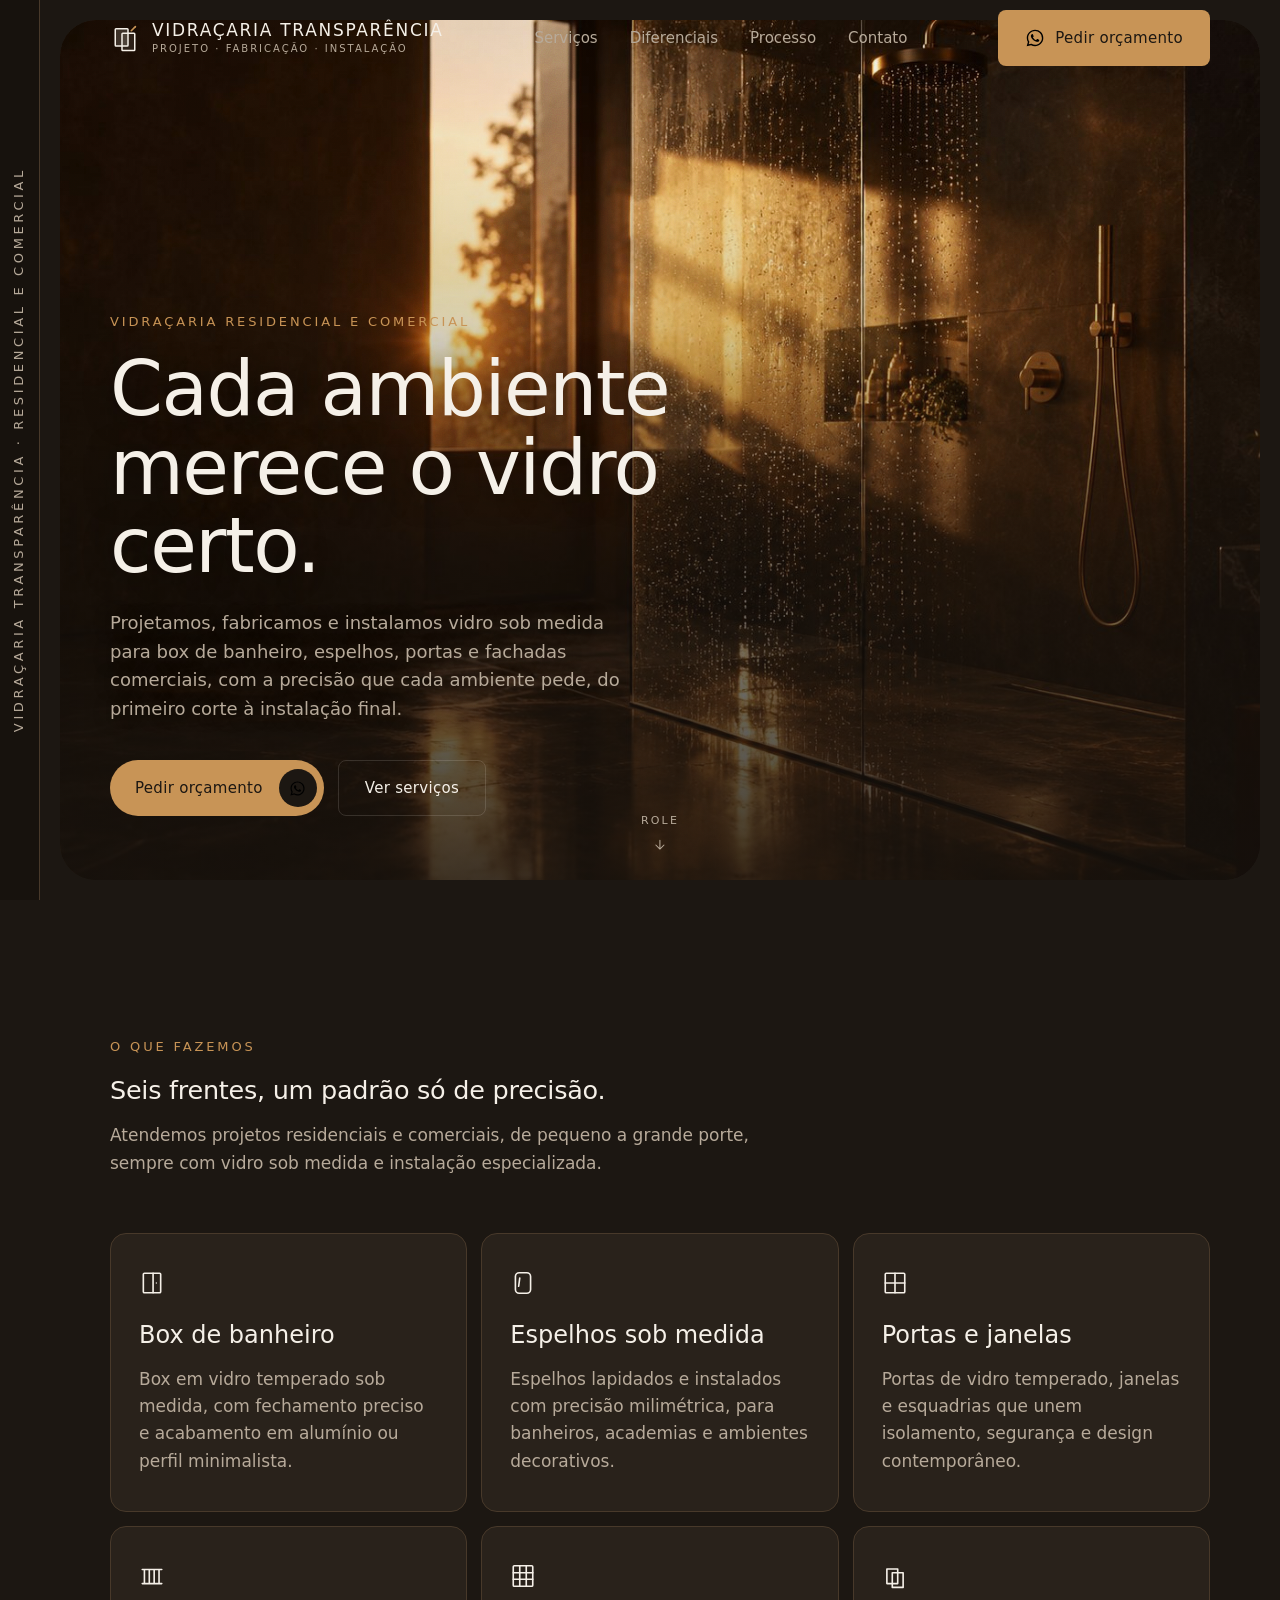
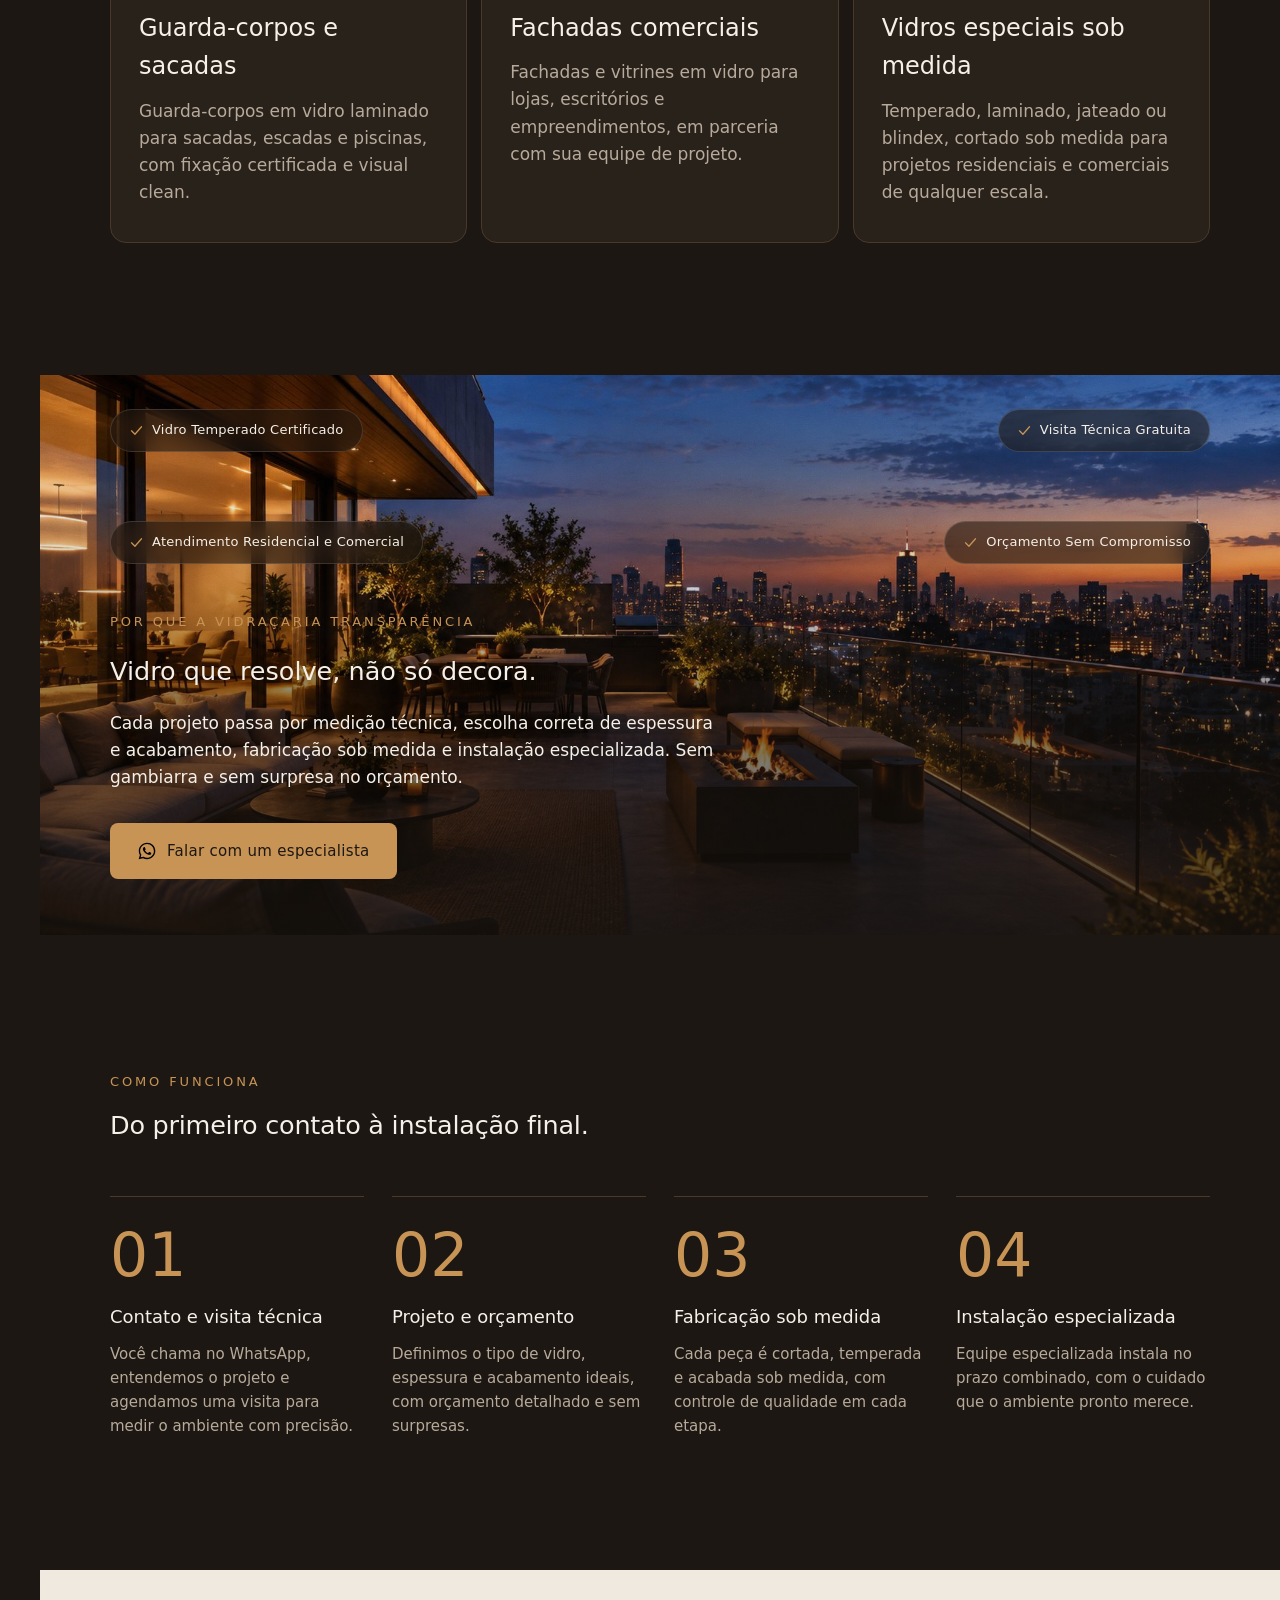
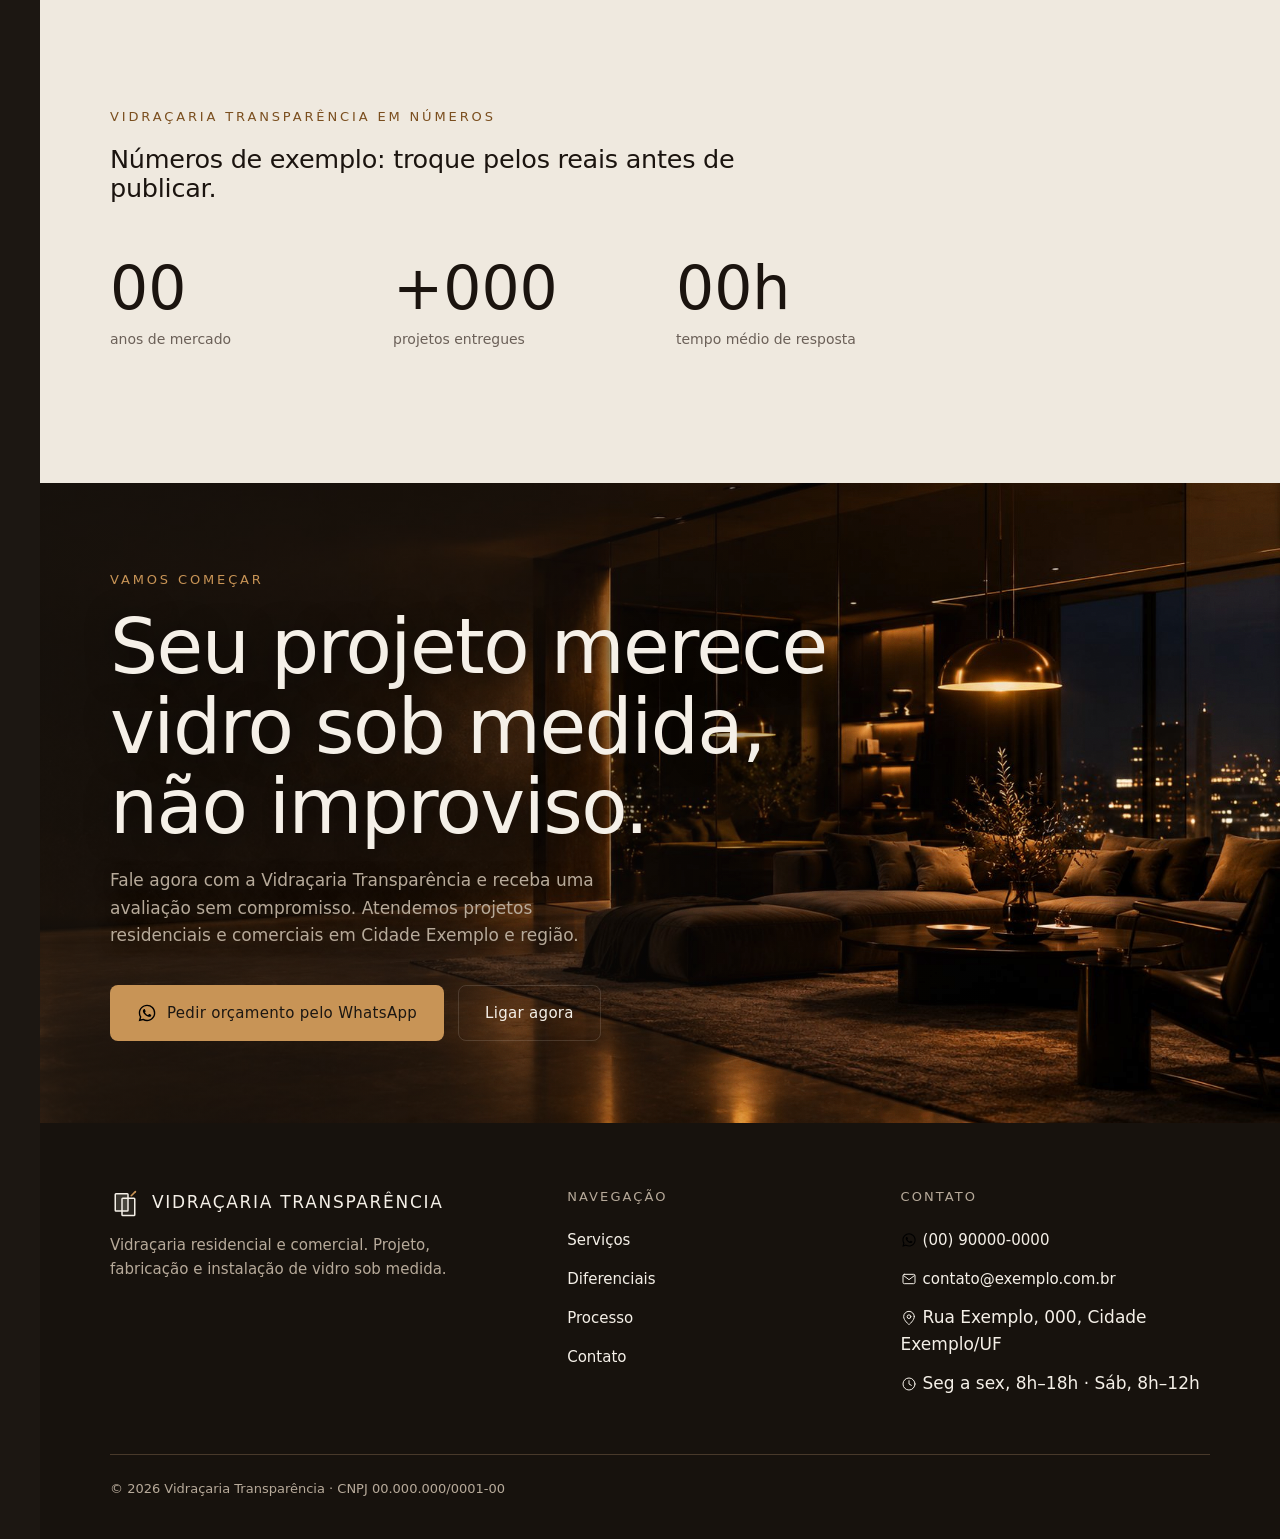
<file: index.html>
<!doctype html>
<html lang="pt-BR">
<head>
<meta charset="utf-8">
<meta name="viewport" content="width=device-width, initial-scale=1, viewport-fit=cover">
<!-- TEMPORARIO: tire esta linha quando os dados reais entrarem. Ver robots.txt. -->
<meta name="robots" content="noindex, nofollow">
<title>Vidraçaria Transparência | Vidro Residencial e Comercial sob Medida</title>
<meta name="description" content="Vidro sob medida para projetos residenciais e comerciais: box de banheiro, espelhos, portas, fachadas e guarda-corpos. Projeto, fabricação e instalação especializada.">
<meta name="theme-color" content="#15110D">
<meta name="color-scheme" content="dark">
<link rel="icon" href="assets/favicon.svg" type="image/svg+xml">

<!-- =========================================================================
     VIDRAÇARIA TRANSPARÊNCIA — site único (uma página)

     ANTES DE PUBLICAR — TROQUE ESTES DADOS
       Estão como exemplo e aparecem em vários pontos do arquivo. O jeito mais
       rápido é abrir o arquivo e usar "substituir tudo" em cada linha abaixo.

         5500900000000        -> WhatsApp real, formato 55 + DDD + número, sem espaço
         (00) 90000-0000      -> o mesmo número, escrito para leitura
         contato@exemplo.com.br -> e-mail real
         Rua Exemplo, 000     -> endereço completo
         Cidade Exemplo – UF  -> cidade e estado de atuação (aparece várias vezes)
         00000-000            -> CEP
         00.000.000/0001-00   -> CNPJ
         "00" / "+000" / "00h" -> números da seção de prova social (são exemplo,
                                   não invente: troque pelos números reais ou
                                   apague a métrica)

     FOTOGRAFIA — já em uso, 2 versões por seção
       Cada seção tem uma foto RETRATO (assets/foto-*-mobile.jpg, 4:5) usada abaixo
       de 700px e uma foto PAISAGEM (assets/foto-*.jpg, 16:9) usada a partir dali —
       a retrato existe porque a paisagem, num "cover" recortado pra caber num
       celular alto e estreito, mostrava só uma fatia fina do enquadramento
       original. Ambas ativas via a variável --imagem em .foto (assets/estilo.css),
       convertidas de PNG para JPEG (~85-90% menores, mesma qualidade visível na
       tela). Os originais em alta (PNG) estão arquivados em
       ../fotos-originais/wg-vidros-*-original.png. Se um dia entrarem fotos reais
       do trabalho da Vidraçaria Transparência, são 2 fotos por seção (retrato +
       paisagem), mesmo nome de arquivo — nenhum outro código muda. --posicao e
       --veu, logo acima de cada regra de --imagem no CSS, controlam enquadramento
       e o degradê de legibilidade; ajuste os dois primeiro se trocar uma foto.

     AINDA FALTA CONTEÚDO
       A seção de depoimento está comentada logo antes do rodapé. Só publique
       com avaliação real, com nome de quem escreveu. Nunca invente depoimento.

     DEPOIS DE PUBLICAR
       Troque og:image e og:url pelo endereço real, começando com https://
       WhatsApp e Facebook exigem URL completa para mostrar a miniatura.
       assets/compartilhamento.jpg já existe (recortado do herói, 1200x630).
     ========================================================================= -->

<meta property="og:type" content="website">
<meta property="og:title" content="Vidraçaria Transparência | Vidro Residencial e Comercial">
<meta property="og:description" content="Vidro sob medida, do projeto à instalação. Box, espelhos, portas, fachadas e guarda-corpos para projetos residenciais e comerciais.">
<meta property="og:locale" content="pt_BR">
<meta property="og:image" content="assets/compartilhamento.jpg">
<meta property="og:image:width" content="1200">
<meta property="og:image:height" content="630">
<meta property="og:image:alt" content="Logotipo Vidraçaria Transparência">
<meta name="twitter:card" content="summary_large_image">

<meta http-equiv="Content-Security-Policy" content="default-src 'self'; base-uri 'self'; object-src 'none'; frame-ancestors 'none'; form-action 'none'; script-src 'self' 'unsafe-inline'; style-src 'self' 'unsafe-inline' https://fonts.googleapis.com; font-src 'self' https://fonts.gstatic.com; img-src 'self' data:; connect-src 'none'">

<link rel="preconnect" href="https://fonts.googleapis.com">
<link rel="preconnect" href="https://fonts.gstatic.com" crossorigin>
<link rel="stylesheet" href="https://fonts.googleapis.com/css2?family=Inter:wght@400;500;600&family=Space+Grotesk:wght@400;500;600;700&display=swap">
<link rel="stylesheet" href="assets/estilo.css?v=6">

<script type="application/ld+json">
{
  "@context": "https://schema.org",
  "@type": "HomeAndConstructionBusiness",
  "name": "Vidraçaria Transparência",
  "description": "Vidraçaria residencial e comercial. Projeto, fabricação e instalação de vidro sob medida: box, espelhos, portas, janelas, fachadas e guarda-corpos.",
  "areaServed": { "@type": "City", "name": "Cidade Exemplo" },
  "address": {
    "@type": "PostalAddress",
    "streetAddress": "Rua Exemplo, 000",
    "addressLocality": "Cidade Exemplo",
    "addressRegion": "UF",
    "postalCode": "00000-000",
    "addressCountry": "BR"
  },
  "telephone": "+5500900000000",
  "knowsAbout": ["Box de banheiro", "Espelhos sob medida", "Portas e janelas de vidro", "Guarda-corpos de vidro", "Fachadas comerciais em vidro", "Vidro temperado e laminado sob medida"]
}
</script>

<script>
/* Liga a animação de entrada. Fica no <head> para o conteúdo não piscar.
   Se o navegador não tiver IntersectionObserver, ou se a pessoa pediu menos
   movimento no sistema, nada é escondido e o site funciona igual. O prazo de
   4 segundos é rede de proteção: se o observador não rodar por qualquer
   motivo, tudo aparece assim mesmo. Conteúdo nunca fica invisível. */
(function () {
  var d = document.documentElement;
  if (!('IntersectionObserver' in window)) return;
  if (window.matchMedia && window.matchMedia('(prefers-reduced-motion: reduce)').matches) return;
  d.classList.add('js-anim');
  setTimeout(function () {
    var l = document.querySelectorAll('.entra, .foto-zoom, .titulo-palavras');
    for (var i = 0; i < l.length; i++) l[i].classList.add('visivel');
  }, 4000);
})();
</script>
</head>
<body>

<!-- Ícones declarados uma vez, reaproveitados com <use>. Traço 1.5-1.75px,
     sem preenchimento, mesmo grid 24x24 — para não misturar estilo. -->
<svg width="0" height="0" style="position:absolute" aria-hidden="true" focusable="false">
  <symbol id="i-zap" viewBox="0 0 24 24"><path d="M12.04 2C6.58 2 2.13 6.45 2.13 11.91c0 1.75.46 3.45 1.32 4.95L2 22l5.25-1.38a9.9 9.9 0 0 0 4.79 1.22h.01c5.46 0 9.91-4.45 9.91-9.91 0-2.65-1.03-5.14-2.9-7.01A9.82 9.82 0 0 0 12.04 2Zm0 18.15c-1.48 0-2.93-.4-4.2-1.15l-.3-.18-3.12.82.83-3.04-.2-.31a8.2 8.2 0 0 1-1.26-4.38c0-4.54 3.7-8.24 8.25-8.24 2.2 0 4.27.86 5.83 2.42a8.19 8.19 0 0 1 2.41 5.83c0 4.54-3.7 8.24-8.24 8.24Zm4.52-6.17c-.25-.12-1.47-.72-1.69-.81-.23-.08-.39-.12-.56.13-.16.24-.64.8-.78.97-.15.16-.29.18-.53.06-.25-.12-1.05-.39-1.99-1.23-.74-.66-1.23-1.47-1.38-1.72-.14-.25-.01-.38.11-.5.11-.11.25-.29.37-.43.12-.15.16-.25.25-.41.08-.17.04-.31-.02-.43-.06-.12-.56-1.34-.76-1.84-.2-.48-.4-.42-.56-.42l-.47-.01c-.17 0-.43.06-.66.31-.23.25-.86.85-.86 2.07 0 1.22.89 2.4 1.01 2.56.12.17 1.75 2.67 4.23 3.74.59.26 1.05.41 1.41.52.59.19 1.13.16 1.56.1.47-.07 1.47-.6 1.68-1.18.21-.58.21-1.07.14-1.18-.06-.11-.22-.17-.47-.29Z"/></symbol>
  <symbol id="i-check" viewBox="0 0 24 24" fill="none" stroke="currentColor" stroke-width="2" stroke-linecap="round" stroke-linejoin="round"><path d="M4 12.5 9.5 18 20 6"/></symbol>
  <symbol id="i-menu" viewBox="0 0 24 24" fill="none" stroke="currentColor" stroke-width="1.75" stroke-linecap="round"><path d="M3 6h18M3 12h18M3 18h18"/></symbol>
  <symbol id="i-fechar" viewBox="0 0 24 24" fill="none" stroke="currentColor" stroke-width="1.75" stroke-linecap="round"><path d="M5 5l14 14M19 5 5 19"/></symbol>
  <symbol id="i-seta-baixo" viewBox="0 0 24 24" fill="none" stroke="currentColor" stroke-width="1.75" stroke-linecap="round" stroke-linejoin="round"><path d="M12 4v15M5 12l7 7 7-7"/></symbol>
  <symbol id="i-box" viewBox="0 0 24 24" fill="none" stroke="currentColor" stroke-width="1.5" stroke-linecap="round" stroke-linejoin="round"><rect x="4" y="3" width="16" height="18" rx="1"/><path d="M13 3v18"/><circle cx="16" cy="12" r=".6" fill="currentColor" stroke="none"/></symbol>
  <symbol id="i-espelho" viewBox="0 0 24 24" fill="none" stroke="currentColor" stroke-width="1.5" stroke-linecap="round" stroke-linejoin="round"><rect x="5" y="2.5" width="14" height="19" rx="3.5"/><path d="M9 7.5 8 15"/></symbol>
  <symbol id="i-janela" viewBox="0 0 24 24" fill="none" stroke="currentColor" stroke-width="1.5" stroke-linecap="round" stroke-linejoin="round"><rect x="3" y="3" width="18" height="18" rx="1"/><path d="M12 3v18M3 12h18"/></symbol>
  <symbol id="i-guarda-corpo" viewBox="0 0 24 24" fill="none" stroke="currentColor" stroke-width="1.5" stroke-linecap="round" stroke-linejoin="round"><path d="M3 6h18M3 19h18M5 6v13M9.5 6v13M14 6v13M18.5 6v13"/></symbol>
  <symbol id="i-fachada" viewBox="0 0 24 24" fill="none" stroke="currentColor" stroke-width="1.5" stroke-linecap="round" stroke-linejoin="round"><rect x="3" y="2.5" width="18" height="19" rx="1"/><path d="M3 9h18M3 15h18M9 2.5v19M15 2.5v19"/></symbol>
  <!-- i-marca: a marca (cabeçalho/rodapé). Fill translúcido de currentColor,
       não var(--fundo) sólido — a versão antiga "furava" um retângulo da cor
       do fundo, o que só batia certo sobre --fundo; sobre a foto do herói
       (cabeçalho transparente) ou sobre --superficie-funda (rodapé) sobrava
       um remendo visível. Translúcido funciona igual em qualquer fundo. O
       traço diagonal usa var(--destaque) de propósito: o único acento de cor
       fora do dourado dos CTAs, um brilho de luz no canto do vidro. -->
  <symbol id="i-marca" viewBox="0 0 24 24" fill="none">
    <rect x="4.2" y="5.4" width="10.2" height="13.8" rx=".6" fill="currentColor" fill-opacity=".16" stroke="currentColor" stroke-width="1.2" stroke-linejoin="round"/>
    <rect x="9.6" y="9" width="10.2" height="13.8" rx=".6" fill="currentColor" fill-opacity=".09" stroke="currentColor" stroke-width="1.2" stroke-linejoin="round"/>
    <path d="M17 7 20.3 3.7" stroke="var(--destaque)" stroke-width="1.3" stroke-linecap="round"/>
  </symbol>
  <!-- i-panes: ícone de serviço ("Vidros especiais sob medida"), traço puro
       sem fill — combina com os outros 5 ícones da grade de serviços. Reusa
       a mesma composição de i-marca (duas placas sobrepostas), mas sem o
       tratamento especial, porque um ícone de card não deve competir com a
       marca. -->
  <symbol id="i-panes" viewBox="0 0 24 24" fill="none" stroke="currentColor" stroke-width="1.5" stroke-linejoin="round"><rect x="4.5" y="5.5" width="10" height="13.5"/><rect x="9.5" y="9" width="10" height="13.5"/></symbol>
  <symbol id="i-pin" viewBox="0 0 24 24" fill="none" stroke="currentColor" stroke-width="1.5" stroke-linecap="round" stroke-linejoin="round"><path d="M20 10c0 5.5-8 12-8 12s-8-6.5-8-12a8 8 0 0 1 16 0Z"/><circle cx="12" cy="10" r="2.75"/></symbol>
  <symbol id="i-relogio" viewBox="0 0 24 24" fill="none" stroke="currentColor" stroke-width="1.5" stroke-linecap="round" stroke-linejoin="round"><circle cx="12" cy="12" r="9"/><path d="M12 7v5l3.5 2"/></symbol>
  <symbol id="i-mail" viewBox="0 0 24 24" fill="none" stroke="currentColor" stroke-width="1.5" stroke-linecap="round" stroke-linejoin="round"><rect x="3" y="5" width="18" height="14" rx="2"/><path d="m4 7 8 6 8-6"/></symbol>
</svg>

<a class="pular" href="#conteudo">Pular para o conteúdo</a>

<!-- ============================ TRILHO VERTICAL ============================ -->
<div class="trilho" aria-hidden="true"><span>VIDRAÇARIA TRANSPARÊNCIA · RESIDENCIAL E COMERCIAL</span></div>

<!-- ============================ CABEÇALHO ============================ -->
<header class="cabecalho" id="cabecalho">
  <div class="limite cabecalho-int">
    <a class="marca" href="#topo" aria-label="Página inicial da Vidraçaria Transparência">
      <svg viewBox="0 0 24 24" fill="none"><use href="#i-marca"/></svg>
      <span class="marca-texto">VIDRAÇARIA TRANSPARÊNCIA<small>PROJETO · FABRICAÇÃO · INSTALAÇÃO</small></span>
    </a>
    <nav class="menu" aria-label="Seções da página">
      <a href="#servicos">Serviços</a>
      <a href="#diferenciais">Diferenciais</a>
      <a href="#processo">Processo</a>
      <a href="#contato">Contato</a>
    </nav>
    <a class="botao botao-principal" href="https://wa.me/5500900000000?text=Ol%C3%A1%21%20Vim%20pelo%20site%20da%20Vidra%C3%A7aria%20Transpar%C3%AAncia%20e%20gostaria%20de%20um%20or%C3%A7amento." rel="noopener" target="_blank">
      <svg aria-hidden="true"><use href="#i-zap"/></svg>
      <span>Pedir orçamento</span>
    </a>
    <button class="menu-toggle" id="menu-toggle" aria-expanded="false" aria-controls="menu-movel" aria-label="Abrir menu">
      <svg width="20" height="20" aria-hidden="true"><use href="#i-menu"/></svg>
    </button>
  </div>
</header>

<nav class="menu-movel" id="menu-movel" aria-label="Menu completo">
  <a href="#servicos">Serviços</a>
  <a href="#diferenciais">Diferenciais</a>
  <a href="#processo">Processo</a>
  <a href="#contato">Contato</a>
</nav>

<main id="conteudo">

  <!-- ============================ HERÓI (gancho) ============================ -->
  <section class="heroi" id="topo">
    <div class="heroi-moldura foto foto-zoom">
      <div class="limite foto-conteudo entra">
        <p class="rotulo">Vidraçaria residencial e comercial</p>
        <h1 aria-label="Cada ambiente merece o vidro certo.">
          <span class="titulo-palavras" aria-hidden="true"><span class="palavra" style="--i:0">Cada</span> <span class="palavra" style="--i:1">ambiente</span> <span class="palavra" style="--i:2">merece</span> <span class="palavra" style="--i:3">o</span> <span class="palavra" style="--i:4">vidro</span> <span class="palavra" style="--i:5">certo.</span></span>
        </h1>
        <p class="intro">Projetamos, fabricamos e instalamos vidro sob medida para box de banheiro, espelhos, portas e fachadas comerciais, com a precisão que cada ambiente pede, do primeiro corte à instalação final.</p>
        <div class="acoes">
          <a class="botao botao-principal botao-capsula" href="https://wa.me/5500900000000?text=Ol%C3%A1%21%20Vim%20pelo%20site%20da%20Vidra%C3%A7aria%20Transpar%C3%AAncia%20e%20gostaria%20de%20um%20or%C3%A7amento%20para%20o%20meu%20projeto." rel="noopener" target="_blank">
            <span>Pedir orçamento</span>
            <span class="capsula-icone"><svg aria-hidden="true"><use href="#i-zap"/></svg></span>
          </a>
          <a class="botao botao-secundario" href="#servicos">Ver serviços</a>
        </div>
      </div>
      <div class="rolar-indicio" aria-hidden="true"><span>Role</span><svg><use href="#i-seta-baixo"/></svg></div>
    </div>
  </section>

  <!-- ============================ CAPÍTULO 1 — SERVIÇOS ============================ -->
  <section class="capitulo" id="servicos">
    <div class="limite">
      <div class="capitulo-cabecalho entra">
        <p class="rotulo">O que fazemos</p>
        <h2>Seis frentes, um padrão só de precisão.</h2>
        <p class="intro">Atendemos projetos residenciais e comerciais, de pequeno a grande porte, sempre com vidro sob medida e instalação especializada.</p>
      </div>
    </div>
    <div class="limite">
      <div class="servicos">
        <article class="servico entra">
          <svg width="26" height="26" aria-hidden="true"><use href="#i-box"/></svg>
          <h3>Box de banheiro</h3>
          <p>Box em vidro temperado sob medida, com fechamento preciso e acabamento em alumínio ou perfil minimalista.</p>
        </article>
        <article class="servico entra entra-atraso1">
          <svg width="26" height="26" aria-hidden="true"><use href="#i-espelho"/></svg>
          <h3>Espelhos sob medida</h3>
          <p>Espelhos lapidados e instalados com precisão milimétrica, para banheiros, academias e ambientes decorativos.</p>
        </article>
        <article class="servico entra entra-atraso2">
          <svg width="26" height="26" aria-hidden="true"><use href="#i-janela"/></svg>
          <h3>Portas e janelas</h3>
          <p>Portas de vidro temperado, janelas e esquadrias que unem isolamento, segurança e design contemporâneo.</p>
        </article>
        <article class="servico entra">
          <svg width="26" height="26" aria-hidden="true"><use href="#i-guarda-corpo"/></svg>
          <h3>Guarda-corpos e sacadas</h3>
          <p>Guarda-corpos em vidro laminado para sacadas, escadas e piscinas, com fixação certificada e visual clean.</p>
        </article>
        <article class="servico entra entra-atraso1">
          <svg width="26" height="26" aria-hidden="true"><use href="#i-fachada"/></svg>
          <h3>Fachadas comerciais</h3>
          <p>Fachadas e vitrines em vidro para lojas, escritórios e empreendimentos, em parceria com sua equipe de projeto.</p>
        </article>
        <article class="servico entra entra-atraso2">
          <svg width="26" height="26" aria-hidden="true"><use href="#i-panes"/></svg>
          <h3>Vidros especiais sob medida</h3>
          <p>Temperado, laminado, jateado ou blindex, cortado sob medida para projetos residenciais e comerciais de qualquer escala.</p>
        </article>
      </div>
    </div>
  </section>

  <!-- ============================ CAPÍTULO 2 — DIFERENCIAIS ============================ -->
  <section class="capitulo" id="diferenciais" style="padding-block:0;">
    <div class="diferenciais-foto foto foto-zoom">
      <!-- Os 4 selos ficam todos acima de 45% de altura de propósito: o texto
           (foto-conteudo, mais abaixo) é ancorado embaixo e começa perto de
           52%. Deixar uma faixa de segurança evita colisão em qualquer
           largura, sem depender de conta de pixel por breakpoint. left/right
           usam var(--respiro), não %, pra alinhar com a margem do texto. -->
      <div class="pilulas" aria-hidden="true">
        <div class="pilula" style="top:6%; left:var(--respiro);"><svg><use href="#i-check"/></svg>Vidro Temperado Certificado</div>
        <div class="pilula" style="top:6%; right:var(--respiro);"><svg><use href="#i-check"/></svg>Visita Técnica Gratuita</div>
        <div class="pilula" style="top:26%; left:var(--respiro);"><svg><use href="#i-check"/></svg>Atendimento Residencial e Comercial</div>
        <div class="pilula" style="top:26%; right:var(--respiro);"><svg><use href="#i-check"/></svg>Orçamento Sem Compromisso</div>
      </div>
      <div class="limite foto-conteudo">
        <div class="entra" style="max-width:56ch;">
          <p class="rotulo">Por que a Vidraçaria Transparência</p>
          <h2 class="capitulo-cabecalho" style="margin-bottom:0;">Vidro que resolve, não só decora.</h2>
          <p class="intro" style="margin-top:18px;">Cada projeto passa por medição técnica, escolha correta de espessura e acabamento, fabricação sob medida e instalação especializada. Sem gambiarra e sem surpresa no orçamento.</p>
          <div class="acoes" style="margin-top:32px;">
            <a class="botao botao-principal" href="https://wa.me/5500900000000?text=Ol%C3%A1%21%20Quero%20falar%20com%20um%20especialista%20da%20Vidra%C3%A7aria%20Transpar%C3%AAncia%20sobre%20o%20meu%20projeto." rel="noopener" target="_blank">
              <svg aria-hidden="true"><use href="#i-zap"/></svg><span>Falar com um especialista</span>
            </a>
          </div>
        </div>
      </div>
    </div>
  </section>

  <!-- ============================ CAPÍTULO 3 — PROCESSO ============================ -->
  <section class="capitulo" id="processo">
    <div class="limite">
      <div class="capitulo-cabecalho entra">
        <p class="rotulo">Como funciona</p>
        <h2>Do primeiro contato à instalação final.</h2>
      </div>
      <div class="processo">
        <div class="etapa entra"><h3>Contato e visita técnica</h3><p>Você chama no WhatsApp, entendemos o projeto e agendamos uma visita para medir o ambiente com precisão.</p></div>
        <div class="etapa entra entra-atraso1"><h3>Projeto e orçamento</h3><p>Definimos o tipo de vidro, espessura e acabamento ideais, com orçamento detalhado e sem surpresas.</p></div>
        <div class="etapa entra entra-atraso2"><h3>Fabricação sob medida</h3><p>Cada peça é cortada, temperada e acabada sob medida, com controle de qualidade em cada etapa.</p></div>
        <div class="etapa entra entra-atraso3"><h3>Instalação especializada</h3><p>Equipe especializada instala no prazo combinado, com o cuidado que o ambiente pronto merece.</p></div>
      </div>
    </div>
  </section>

  <!-- ============================ PROVA SOCIAL (faixa clara) ============================ -->
  <section class="capitulo faixa-clara">
    <div class="limite">
      <div class="capitulo-cabecalho entra">
        <p class="rotulo" style="color:var(--destaque);">Vidraçaria Transparência em números</p>
        <h2>Números de exemplo: troque pelos reais antes de publicar.</h2>
      </div>
      <div class="numeros">
        <div class="numero entra"><div class="valor">00</div><p class="rotulo-numero">anos de mercado</p></div>
        <div class="numero entra entra-atraso1"><div class="valor">+000</div><p class="rotulo-numero">projetos entregues</p></div>
        <div class="numero entra entra-atraso2"><div class="valor">00h</div><p class="rotulo-numero">tempo médio de resposta</p></div>
      </div>

      <!-- Depoimento: só publique com avaliação real, nome de quem escreveu e
           data. Nunca invente depoimento — além de enganar quem visita o
           site, avaliação falsa é prática enganosa perante o CDC.
      <div class="depoimento entra" style="margin-top:72px;">
        <p>"Texto real do cliente aqui."</p>
        <footer>Nome do cliente, tipo de serviço, mês/ano</footer>
      </div>
      -->
    </div>
  </section>

  <!-- ============================ CLÍMAX / CTA FINAL ============================ -->
  <section class="climax foto foto-zoom" id="contato">
    <div class="limite foto-conteudo entra">
      <p class="rotulo">Vamos começar</p>
      <h2>Seu projeto merece vidro sob medida, não improviso.</h2>
      <p class="intro">Fale agora com a Vidraçaria Transparência e receba uma avaliação sem compromisso. Atendemos projetos residenciais e comerciais em Cidade Exemplo e região.</p>
      <div class="acoes">
        <a class="botao botao-principal" href="https://wa.me/5500900000000?text=Ol%C3%A1%21%20Vim%20pelo%20site%20da%20Vidra%C3%A7aria%20Transpar%C3%AAncia%20e%20gostaria%20de%20agendar%20uma%20avalia%C3%A7%C3%A3o%20sem%20compromisso." rel="noopener" target="_blank">
          <svg aria-hidden="true"><use href="#i-zap"/></svg><span>Pedir orçamento pelo WhatsApp</span>
        </a>
        <a class="botao botao-secundario" href="tel:+5500900000000">Ligar agora</a>
      </div>
    </div>
  </section>

</main>

<!-- ============================ RODAPÉ ============================ -->
<footer class="rodape">
  <div class="limite">
    <div class="rodape-grade">
      <div>
        <div class="rodape-marca">
          <svg viewBox="0 0 24 24" fill="none"><use href="#i-marca"/></svg>
          <span class="marca-texto">VIDRAÇARIA TRANSPARÊNCIA</span>
        </div>
        <p class="legenda">Vidraçaria residencial e comercial. Projeto, fabricação e instalação de vidro sob medida.</p>
      </div>
      <div>
        <h3>Navegação</h3>
        <ul class="rodape-links">
          <li><a href="#servicos">Serviços</a></li>
          <li><a href="#diferenciais">Diferenciais</a></li>
          <li><a href="#processo">Processo</a></li>
          <li><a href="#contato">Contato</a></li>
        </ul>
      </div>
      <div>
        <h3>Contato</h3>
        <ul class="rodape-links">
          <li><a href="https://wa.me/5500900000000" rel="noopener" target="_blank"><svg width="16" height="16" style="display:inline;vertical-align:-3px;margin-right:6px;" aria-hidden="true"><use href="#i-zap"/></svg>(00) 90000-0000</a></li>
          <li><a href="mailto:contato@exemplo.com.br"><svg width="16" height="16" style="display:inline;vertical-align:-3px;margin-right:6px;" aria-hidden="true"><use href="#i-mail"/></svg>contato@exemplo.com.br</a></li>
          <li><span><svg width="16" height="16" style="display:inline;vertical-align:-3px;margin-right:6px;" aria-hidden="true"><use href="#i-pin"/></svg>Rua Exemplo, 000, Cidade Exemplo/UF</span></li>
          <li><span><svg width="16" height="16" style="display:inline;vertical-align:-3px;margin-right:6px;" aria-hidden="true"><use href="#i-relogio"/></svg>Seg a sex, 8h–18h · Sáb, 8h–12h</span></li>
        </ul>
      </div>
    </div>
    <div class="rodape-base">
      <span>© <span id="ano"></span> Vidraçaria Transparência · CNPJ 00.000.000/0001-00</span>
    </div>
  </div>
</footer>

<!-- Barra fixa de WhatsApp — só aparece no celular (ver @media em .barra-fixa) -->
<div class="barra-fixa">
  <a class="botao botao-principal" href="https://wa.me/5500900000000?text=Ol%C3%A1%21%20Vim%20pelo%20site%20da%20Vidra%C3%A7aria%20Transpar%C3%AAncia%20e%20gostaria%20de%20um%20or%C3%A7amento." rel="noopener" target="_blank">
    <svg aria-hidden="true"><use href="#i-zap"/></svg><span>Pedir orçamento no WhatsApp</span>
  </a>
</div>

<script>
(function () {
  document.getElementById('ano').textContent = new Date().getFullYear();

  /* Cabeçalho ganha fundo fosco depois de rolar um pouco. */
  var cabecalho = document.getElementById('cabecalho');
  var aoRolar = function () {
    cabecalho.classList.toggle('rolou', window.scrollY > 24);
  };
  aoRolar();
  window.addEventListener('scroll', aoRolar, { passive: true });

  /* Menu do celular: abre, fecha, e fecha sozinho ao clicar num link. */
  var toggle = document.getElementById('menu-toggle');
  var menu = document.getElementById('menu-movel');
  toggle.addEventListener('click', function () {
    var aberto = menu.classList.toggle('aberto');
    toggle.setAttribute('aria-expanded', aberto ? 'true' : 'false');
    toggle.innerHTML = aberto
      ? '<svg width="20" height="20" aria-hidden="true"><use href="#i-fechar"/></svg>'
      : '<svg width="20" height="20" aria-hidden="true"><use href="#i-menu"/></svg>';
  });
  menu.querySelectorAll('a').forEach(function (a) {
    a.addEventListener('click', function () {
      menu.classList.remove('aberto');
      toggle.setAttribute('aria-expanded', 'false');
      toggle.innerHTML = '<svg width="20" height="20" aria-hidden="true"><use href="#i-menu"/></svg>';
    });
  });

  /* Revela os blocos .entra e .foto-zoom ao entrar na tela. Só roda se a
     classe js-anim existir (ver script no <head>) — do contrário tudo já
     está visível por padrão via CSS. */
  if (document.documentElement.classList.contains('js-anim') && 'IntersectionObserver' in window) {
    var observador = new IntersectionObserver(function (entradas) {
      entradas.forEach(function (e) {
        if (e.isIntersecting) {
          e.target.classList.add('visivel');
          observador.unobserve(e.target);
        }
      });
    }, { threshold: .15, rootMargin: '0px 0px -8% 0px' });
    document.querySelectorAll('.entra, .foto-zoom, .titulo-palavras').forEach(function (el) { observador.observe(el); });
  }
})();
</script>

</body>
</html>
</file>
<file: assets/estilo.css>
/* =============================================================================
   VIDRAÇARIA TRANSPARÊNCIA — folha de estilo única

   Direção de arte: extraída do case "KANTO" (Anna Malofeeva) fornecido pelo
   cliente como referência. É um site escuro, fotográfico, onde a cor vem da
   luz ambiente e não de uma paleta chapada. Três assinaturas visuais correm
   o site inteiro: o trilho vertical com o nome da marca, os selos em pílula
   flutuando sobre foto, e a tipografia fina e bem espaçada.

   Regras principais:
     - nada de preto puro nem branco puro — tudo tem uma base quente
     - a cor de destaque (dourado/latão) aparece pouco: CTA e estado ativo
     - sombra não existe no modo escuro — elevação vem de borda + brilho fino
     - cantos suaves (raio ~8-16px), pill só no botão do herói e nos selos
     - uma curva de animação só, e o conteúdo nunca depende de JS pra aparecer
============================================================================= */

/* ---------- 1. Fichas de cor e medida --------------------------------------- */
:root {
  /* Paleta aliviada a pedido do cliente — mesma família quente e escura,
     só menos pesada. --fundo foi de #15110D pra #1C1712 e assim por diante;
     todo rgba() derivado dessas cores, no resto do arquivo, foi recalculado
     junto (procure "aliviado" nos comentários). Contraste reconferido depois
     da troca — ver checklist no fim do arquivo. */
  --fundo:            #1C1712;  /* base da página — antes #15110D */
  --superficie:        #29221B;  /* painel elevado, card, nav ao rolar — antes #211A14 */
  --superficie-funda:  #17120D;  /* trilho vertical, rodapé — antes #0D0A08 */
  --texto:             #F5F0E8;  /* texto principal sobre escuro — antes #F3EDE4 */
  --texto-suave:       #B7AA9A;  /* legenda, rótulo, texto secundário — antes #A99C8C */
  --borda:             #48392A;  /* antes #3A2F26 */
  --borda-clara:       rgba(245, 240, 232, .14);
  --destaque:          #C89456;  /* latão/dourado — só CTA e estado ativo, sem mudança */
  --destaque-alto:     #D9A868;
  --texto-no-destaque: #1C1712;
  --fundo-claro:       #EFE9DF;  /* a seção-respiro, clara mas nunca branco puro */
  --texto-no-claro:    #1B140F;
  --texto-suave-claro: #6B6058;
  --erro:              #E4573D;

  --altura-cabecalho:  76px;
  --altura-barra:      74px;   /* barra fixa de WhatsApp no celular */
  --largura-trilho:    40px;   /* trilho vertical do logotipo, só desktop */

  --largura: 1180px;
  --respiro: 20px;

  --raio-sm: 8px;
  --raio: 16px;
  --raio-pilula: 999px;

  --curva: cubic-bezier(.22, 1, .36, 1);

  --fonte-titulo: "Space Grotesk", ui-sans-serif, system-ui, sans-serif;
  --fonte-texto:  "Inter", system-ui, -apple-system, "Segoe UI", Roboto, Arial, sans-serif;

  /* escala fluida — cresce com a largura da janela */
  --t-hero: clamp(2.5rem, 1.7rem + 3.8vw, 5.25rem);   /* 40 -> 84 */
  --t-h2:   clamp(1.75rem, 1.45rem + 1.6vw, 3rem);    /* 28 -> 48 */
  --t-h3:   clamp(1.25rem, 1.12rem + .6vw, 1.5rem);   /* 20 -> 24 */
  --t-num:  clamp(2.25rem, 1.7rem + 2.8vw, 3.75rem);  /* 36 -> 60 */
  --t-corpo: 1.0625rem;   /* 17px — piso, nunca menos */
  --t-rotulo: .8125rem;
  --t-pilula: .8125rem;
}

@media (min-width: 700px)  { :root { --respiro: 32px; } }
@media (min-width: 860px)  { :root { --altura-barra: 0px; } }
@media (min-width: 1100px) { :root { --respiro: 40px; } }

/* ---------- 2. Base ----------------------------------------------------------- */
*, *::before, *::after { box-sizing: border-box; }

html {
  -webkit-text-size-adjust: 100%;
  scroll-behavior: smooth;
  scroll-padding-top: calc(var(--altura-cabecalho) + 16px);
  scroll-padding-bottom: calc(var(--altura-barra) + 16px);
}
@media (prefers-reduced-motion: reduce) { html { scroll-behavior: auto; } }

body {
  margin: 0;
  background: var(--fundo);
  color: var(--texto);
  font-family: var(--fonte-texto);
  font-size: var(--t-corpo);
  line-height: 1.6;
  -webkit-font-smoothing: antialiased;
  padding-bottom: var(--altura-barra);
}
@media (min-width: 860px) { body { padding-bottom: 0; } }

h1, h2, h3 { font-family: var(--fonte-titulo); font-weight: 500; margin: 0; color: var(--texto); }
p { margin: 0; }
a { color: inherit; }
img, svg { max-width: 100%; display: block; }

.limite {
  max-width: var(--largura);
  margin-inline: auto;
  padding-inline: var(--respiro);
}

.pular {
  position: absolute;
  left: -9999px;
  top: 0;
  background: var(--destaque);
  color: var(--texto-no-destaque);
  padding: 12px 20px;
  z-index: 200;
  font-weight: 500;
}
.pular:focus { left: var(--respiro); top: 12px; }

:focus-visible {
  outline: 2px solid var(--destaque);
  outline-offset: 3px;
}

/* ---------- 3. Trilho vertical — a assinatura visual principal --------------- */
/* O nome da marca girado 90°, correndo na borda da tela. Só aparece em telas
   largas o bastante para sobrar espaço sem apertar o conteúdo (1180px+). Em
   telas menores essa mesma marca aparece no cabeçalho normal, na horizontal. */
.trilho {
  display: none;
}
@media (min-width: 1280px) {
  .trilho {
    display: flex;
    align-items: center;
    justify-content: center;
    position: fixed;
    left: 0;
    top: 0;
    width: var(--largura-trilho);
    height: 100vh;
    background: var(--superficie-funda);
    border-right: 1px solid var(--borda);
    z-index: 60;
  }
  .trilho span {
    display: block;
    transform: rotate(180deg);
    writing-mode: vertical-rl;
    font-family: var(--fonte-titulo);
    font-weight: 500;
    font-size: .8125rem;
    letter-spacing: .28em;
    color: var(--texto-suave);
    white-space: nowrap;
  }
  body { margin-left: var(--largura-trilho); }
}

/* ---------- 4. Cabeçalho ------------------------------------------------------ */
.cabecalho {
  position: fixed;
  top: 0;
  left: 0;
  right: 0;
  z-index: 100;
  min-height: var(--altura-cabecalho); /* min-, não height: fixo — "VIDRAÇARIA
     TRANSPARÊNCIA" quebra em 2 linhas em telas bem estreitas (~360-420px);
     com height fixo isso cortava/apertava o conteúdo em vez de crescer. */
  padding-block: 8px;
  display: flex;
  align-items: center;
  background: transparent;
  border-bottom: 1px solid transparent;
  transition: background 300ms var(--curva), border-color 300ms var(--curva), backdrop-filter 300ms var(--curva);
}
@media (min-width: 1280px) { .cabecalho { left: var(--largura-trilho); } }

.cabecalho.rolou {
  background: rgba(28, 23, 18, .72); /* aliviado, rgb do novo --fundo */
  backdrop-filter: blur(14px);
  -webkit-backdrop-filter: blur(14px);
  border-bottom-color: var(--borda);
}

.cabecalho-int {
  display: flex;
  align-items: center;
  justify-content: space-between;
  width: 100%;
  gap: 24px;
}

.marca {
  display: flex;
  align-items: center;
  gap: 12px;
  text-decoration: none;
}
.marca svg { width: 30px; height: 30px; flex-shrink: 0; }
.marca-texto {
  font-family: var(--fonte-titulo);
  font-weight: 500;
  font-size: .8125rem; /* cresce em telas maiores, ver media query — "VIDRAÇARIA
     TRANSPARÊNCIA" no tamanho de desktop não cabe numa linha só abaixo de
     ~420px de largura */
  letter-spacing: .04em;
  color: var(--texto);
  line-height: 1.2;
}
@media (min-width: 480px) {
  .marca-texto { font-size: 1.0625rem; letter-spacing: .1em; }
}
.marca-texto small {
  display: block;
  font-family: var(--fonte-texto);
  font-weight: 400;
  font-size: .625rem;
  letter-spacing: .2em;
  color: var(--texto-suave);
  margin-top: 3px;
}
/* Antes disso o nome sumia do cabeçalho acima de 1280px (a ideia era não
   repetir o trilho vertical) — na prática sobrava só o ícone sozinho, sem
   contexto, parecendo quebrado. O nome agora fica sempre visível; o trilho
   é reforço, não substituto. */

.menu {
  display: none;
  gap: 32px;
}
.menu a {
  text-decoration: none;
  font-size: .9375rem;
  color: var(--texto-suave);
  transition: color 200ms var(--curva);
}
.menu a:hover { color: var(--texto); }
@media (min-width: 860px) { .menu { display: flex; } }

.cabecalho .botao { display: none; }
@media (min-width: 700px) { .cabecalho .botao { display: inline-flex; } }

/* menu do celular */
.menu-toggle {
  display: inline-flex;
  align-items: center;
  justify-content: center;
  width: 44px;
  height: 44px;
  background: transparent;
  border: 1px solid var(--borda);
  border-radius: var(--raio-sm);
  color: var(--texto);
  cursor: pointer;
}
@media (min-width: 860px) { .menu-toggle { display: none; } }

.menu-movel {
  position: fixed;
  inset: var(--altura-cabecalho) 0 0 0;
  background: var(--fundo);
  /* Tem que ficar acima da barra-fixa (110) — sem isso o botão de WhatsApp
     fixo no rodapé do celular fica desenhado por cima do menu aberto. */
  z-index: 115;
  padding: 32px var(--respiro);
  display: none;
  flex-direction: column;
  gap: 4px;
  overflow-y: auto;
}
.menu-movel.aberto { display: flex; }
/* Trava a rolagem do conteúdo atrás do menu aberto — sem isso dá pra
   arrastar a página por baixo do overlay no celular. */
body:has(.menu-movel.aberto) { overflow: hidden; }
.menu-movel a {
  text-decoration: none;
  color: var(--texto);
  font-family: var(--fonte-titulo);
  font-size: 1.5rem;
  padding: 16px 12px;
  margin-inline: -12px;
  border-radius: var(--raio-sm);
  border-bottom: 1px solid var(--borda);
  transition: background 200ms var(--curva);
}
.menu-movel a:hover, .menu-movel a:focus-visible { background: var(--superficie); }
@media (min-width: 860px) { .menu-movel { display: none !important; } }

/* ---------- 5. Botões ---------------------------------------------------------- */
.botao {
  display: inline-flex;
  align-items: center;
  gap: 10px;
  padding: 15px 26px;
  border-radius: var(--raio-sm);
  font-family: var(--fonte-titulo);
  font-weight: 500;
  font-size: .9375rem;
  letter-spacing: .02em;
  text-decoration: none;
  cursor: pointer;
  border: 1px solid transparent;
  transition: background 250ms var(--curva), border-color 250ms var(--curva), transform 250ms var(--curva), color 250ms var(--curva);
  min-height: 48px;
}
.botao svg { width: 20px; height: 20px; flex-shrink: 0; }

.botao-principal {
  background: var(--destaque);
  color: var(--texto-no-destaque);
}
.botao-principal:hover { background: var(--destaque-alto); transform: translateY(-1px); }

.botao-secundario {
  background: transparent;
  color: var(--texto);
  border-color: var(--borda-clara);
}
.botao-secundario:hover { border-color: var(--destaque); background: rgba(200, 148, 86, .08); }

.faixa-clara .botao-secundario { color: var(--texto-no-claro); border-color: rgba(27, 20, 15, .2); }
.faixa-clara .botao-secundario:hover { border-color: var(--destaque); }

/* Botão-cápsula: o resto do site usa cantos suaves (--raio-sm/--raio), mas
   só o CTA principal do herói vira pílula cheia — o momento de maior
   contraste da página tem direito a uma assinatura própria, como a
   referência trazida pelo cliente usava. Não espalhe esse raio 999px pros
   outros botões, ou a exceção deixa de significar alguma coisa. */
.botao-capsula {
  border-radius: var(--raio-pilula);
  padding: 6px 6px 6px 24px;
  gap: 16px;
  transition: gap 250ms var(--curva), background 250ms var(--curva), transform 250ms var(--curva);
}
.botao-capsula:hover { gap: 22px; }
.capsula-icone {
  display: inline-flex;
  align-items: center;
  justify-content: center;
  width: 38px;
  height: 38px;
  border-radius: 50%;
  background: var(--texto-no-destaque);
  flex-shrink: 0;
  transition: transform 250ms var(--curva);
}
.capsula-icone svg { width: 17px; height: 17px; color: var(--destaque); }
.botao-capsula:hover .capsula-icone { transform: scale(1.12); }

/* ---------- 6. Rótulo / eyebrow ------------------------------------------------ */
.rotulo {
  display: inline-block;
  font-family: var(--fonte-texto);
  font-weight: 500;
  font-size: var(--t-rotulo);
  letter-spacing: .22em;
  text-transform: uppercase;
  color: var(--destaque);
  margin-bottom: 18px;
}

/* ---------- 7. Selos em pílula — segunda assinatura visual --------------------- */
/* O único momento glassmorphism do sistema: vidro fosco sobre a foto de vidro
   de verdade. Não espalhe esse tratamento para card ou modal. */
/* Abaixo de 700px os selos ficam em fila normal, empilhados antes do texto —
   colidir com título/parágrafo numa tela estreita é pior do que perder o
   efeito solto. Só a partir de 700px eles saem do fluxo e flutuam soltos
   sobre a foto, na posição que vem do style inline de cada .pilula no HTML. */
.pilulas {
  display: flex;
  flex-wrap: wrap;
  gap: 10px;
  position: relative;
  padding-bottom: 28px;
}
.pilula {
  position: static;
  display: inline-flex;
  align-items: center;
  gap: 8px;
  background: rgba(28, 23, 18, .55); /* aliviado, rgb do novo --fundo */
  backdrop-filter: blur(12px);
  -webkit-backdrop-filter: blur(12px);
  border: 1px solid var(--borda-clara);
  border-radius: var(--raio-pilula);
  padding: 10px 18px;
  font-size: var(--t-pilula);
  font-weight: 500;
  letter-spacing: .02em;
  color: var(--texto);
  pointer-events: auto;
}
.pilula svg { width: 15px; height: 15px; color: var(--destaque); flex-shrink: 0; }

@media (min-width: 700px) {
  .foto > .pilulas {
    position: absolute;
    inset: 0;
    z-index: 3;
    padding-bottom: 0;
    pointer-events: none;
    /* Mesma largura máxima e centralização de .limite, sem o padding — cada
       .pilula usa left/right: var(--respiro) (não %) pra bater exatamente
       com a margem do texto abaixo. Antes disso as pílulas usavam
       porcentagem da moldura inteira e ficavam fora do alinhamento do
       título/texto em quase toda largura de tela. */
    max-width: var(--largura);
    margin-inline: auto;
  }
  .pilula { position: absolute; white-space: nowrap; }
}

/* ---------- 8. Figuras / fundo fotográfico ------------------------------------- */
/* As três fotos reais (assets/foto-*.jpg) já estão em uso. --posicao ajusta
   qual parte da foto fica visível em cada crop (o enquadramento muda muito
   entre celular alto e desktop largo); --veu é o gradiente que garante
   contraste do texto por cima — direção diferente por seção, porque nem
   todo texto fica ancorado embaixo (ver climax, mais abaixo). Se a foto for
   trocada, comece ajustando esses dois valores antes de mexer em mais nada. */
.foto {
  --imagem: none; /* trocada por seção logo abaixo */
  --posicao: center;
  --veu: linear-gradient(0deg, rgba(23, 18, 13, .82) 0%, rgba(23, 18, 13, .5) 38%, rgba(23, 18, 13, .16) 65%, rgba(23, 18, 13, .05) 85%); /* aliviado: rgb novo + pico .88->.82 */
  position: relative;
  overflow: hidden;
  background-image:
    var(--imagem),
    radial-gradient(120% 100% at 82% 8%, rgba(200, 148, 86, .16), transparent 55%),
    linear-gradient(165deg, #2B231C 0%, #1E1812 58%, #16110D 100%); /* aliviado */
  background-size: cover, auto, auto;
  background-position: var(--posicao), center, center;
}
/* Mobile-first de verdade agora: abaixo de 700px cada seção usa uma foto
   RETRATO (4:5, foto-*-mobile.jpg) pensada pro recorte alto do celular —
   antes disso, as 3 fotos eram todas paisagem (16:9) e o "cover" cortava a
   maior parte da largura pra caber, sobrando só uma fatia fina do
   enquadramento original. A partir de 700px, a foto widescreen original
   assume (ela sim precisa de --posicao ajustado, porque nela o corte
   continua agressivo). --veu (definido em .foto, acima) vale pras duas. */
.heroi-moldura.foto { --imagem: url('foto-heroi-mobile.jpg'); --posicao: center; }
#diferenciais .foto { --imagem: url('foto-diferenciais-mobile.jpg'); --posicao: center; }
#contato.foto { --imagem: url('foto-climax-mobile.jpg'); --posicao: center; }

@media (min-width: 700px) {
  /* Herói: o assunto (box de vidro) fica à direita da foto widescreen; a
     parede escura à esquerda é onde o texto senta. */
  .heroi-moldura.foto { --imagem: url('foto-heroi.jpg'); --posicao: 64% 40%; }
  /* Diferenciais: a cena tem profundidade espalhada por todo o quadro — os
     selos (com fundo fosco próprio) não dependem do véu, só o texto corrido. */
  #diferenciais .foto { --imagem: url('foto-diferenciais.jpg'); --posicao: center 40%; }
  /* Clímax: o vidro/espelho escuro domina a esquerda da foto widescreen,
     exatamente onde o texto fica — por isso um véu horizontal aqui, não
     vertical (--veu sobrescrito só a partir daqui). */
  #contato.foto {
    --imagem: url('foto-climax.jpg');
    --posicao: 14% center;
    --veu: linear-gradient(100deg, rgba(23, 18, 13, .84) 0%, rgba(23, 18, 13, .5) 35%, rgba(23, 18, 13, .14) 60%, transparent 78%); /* aliviado: rgb novo + pico .9->.84 */
  }
}
.foto::before {
  content: "";
  position: absolute;
  inset: 0;
  opacity: .5;
  mix-blend-mode: overlay;
  background-image: url("data:image/svg+xml,%3Csvg xmlns='http://www.w3.org/2000/svg' width='120' height='120'%3E%3Cfilter id='n'%3E%3CfeTurbulence type='fractalNoise' baseFrequency='.85' numOctaves='2' stitchTiles='stitch'/%3E%3C/filter%3E%3Crect width='100%25' height='100%25' filter='url(%23n)' opacity='.35'/%3E%3C/svg%3E");
}
.foto::after {
  content: "";
  position: absolute;
  inset: 0;
  background: var(--veu);
}
.foto > * { position: relative; z-index: 1; }
.foto-conteudo { position: relative; z-index: 2; }
/* .foto-conteudo (.limite) como item flex direto de .heroi-moldura/.climax:
   sem width:100% explícito, um item flex com width:auto NÃO herda o
   comportamento normal de bloco (encher o container até o max-width) — ele
   encolhe pro tamanho do conteúdo, e margin-inline:auto centraliza essa
   caixa menor em vez de alinhar à esquerda com o padding de sempre. Medido:
   ~45px de deslocamento para a direita, fora do alinhamento das pílulas
   (que centralizam fora do flex). width:100% devolve o comportamento normal
   de bloco: enche o eixo cruzado, e aí o padding-inline do próprio .limite
   volta a ser a margem visível, batendo com tudo que usa .limite fora do
   flex. */
.heroi-moldura > .foto-conteudo,
.climax > .foto-conteudo { width: 100%; }
/* Reforço além do véu — texto grande em cima de foto viva precisa dessa
   folga extra pra não se fundir com um reflexo ou ponto de luz específico. */
.foto-conteudo h1, .foto-conteudo h2 { text-shadow: 0 2px 28px rgba(0, 0, 0, .5); }
.foto-conteudo .intro { text-shadow: 0 1px 16px rgba(0, 0, 0, .6); }
/* .pilulas em fluxo normal (abaixo de 700px) não deve virar position:relative
   por essa regra genérica — já nasce static, então a regra acima nem pega.
   Acima de 700px, a regra específica de position:absolute está junto do
   resto do responsivo dos selos, na seção 7, com z-index mais alto (3). */

/* variação clara, mesma lógica, para a foto da seção-respiro */
.foto-clara {
  background:
    radial-gradient(120% 100% at 20% 0%, rgba(200, 148, 86, .14), transparent 55%),
    linear-gradient(165deg, #F4EFE7 0%, #EFE9DF 60%, #E7DFD1 100%);
}
.foto-clara::before { opacity: .12; }
.foto-clara::after { background: linear-gradient(0deg, rgba(239, 233, 223, .7) 0%, rgba(239, 233, 223, .1) 55%, transparent 75%); }

/* ---------- 9. Herói ------------------------------------------------------------ */
/* .heroi só reserva o respiro ao redor; .heroi-moldura é o cartão de cantos
   arredondados que carrega a foto (referência trazida pelo cliente). Tudo
   que era posicionado contra o herói antes — pílulas, texto, indício de
   rolagem — agora é relativo à moldura, que é quem tem overflow:hidden. */
.heroi {
  position: relative;
  min-height: 100svh;
  padding: 10px;
}
@media (min-width: 700px)  { .heroi { padding: 16px; } }
@media (min-width: 1100px) { .heroi { padding: 20px; } }

.heroi-moldura {
  position: relative;
  height: calc(100svh - 20px);
  border-radius: 20px;
  display: flex;
  /* column, não a row padrão: em row, .foto-conteudo (um <div class="limite">
     com margin-inline:auto) vira item flex e o auto-margin do flexbox entra
     em conflito com a centralização do .limite, gerando um deslocamento que
     não bate com .pilulas (que centraliza fora do flex, por position:
     absolute). Resultado medido: pílula e título fora de alinhamento em
     ~45px. Em column + justify-content:flex-end, .foto-conteudo estica no
     eixo cruzado (align-items:stretch, o padrão) e o margin-inline:auto do
     próprio .limite volta a centralizar do jeito normal, batendo com .pilulas. */
  flex-direction: column;
  justify-content: flex-end;
  padding-top: calc(var(--altura-cabecalho) + 32px);
  padding-bottom: 64px;
}
@media (min-width: 700px) {
  .heroi-moldura { height: calc(100svh - 32px); border-radius: 28px; }
}
@media (min-width: 1100px) {
  .heroi-moldura { height: calc(100svh - 40px); border-radius: 36px; }
}

.heroi h1 {
  font-size: var(--t-hero);
  line-height: 1.03;
  letter-spacing: -.02em;
  max-width: 15ch;
}
/* Título palavra por palavra: cada .palavra já nasce no HTML com a variável
   --i (0, 1, 2...), que vira atraso em cascata. O h1 carrega o texto real
   via aria-label; o span com as palavras é aria-hidden, então leitor de
   tela nunca lida com a fragmentação. */
.js-anim .titulo-palavras .palavra {
  display: inline-block;
  opacity: 0;
  transform: translateY(20px);
  transition: opacity 650ms var(--curva), transform 650ms var(--curva);
  transition-delay: calc(var(--i, 0) * 80ms);
}
.js-anim .titulo-palavras.visivel .palavra { opacity: 1; transform: translateY(0); }

.heroi .intro {
  font-size: 1.125rem;
  color: var(--texto-suave);
  max-width: 46ch;
  margin-top: 24px;
  line-height: 1.6;
}
.heroi .acoes {
  display: flex;
  flex-wrap: wrap;
  gap: 14px;
  margin-top: 36px;
}
.rolar-indicio {
  position: absolute;
  bottom: 28px;
  left: 50%;
  transform: translateX(-50%);
  display: none;
  flex-direction: column;
  align-items: center;
  gap: 8px;
  color: var(--texto-suave);
  font-size: .6875rem;
  letter-spacing: .2em;
  text-transform: uppercase;
}
@media (min-width: 700px) { .rolar-indicio { display: flex; } }
.rolar-indicio svg { width: 14px; height: 14px; animation: desce 1.8s var(--curva) infinite; }
@keyframes desce { 0%,100% { transform: translateY(0); opacity:.5; } 50% { transform: translateY(6px); opacity:1; } }
@media (prefers-reduced-motion: reduce) { .rolar-indicio svg { animation: none; } }

/* ---------- 10. Capítulos / seções --------------------------------------------- */
.capitulo { padding-block: 96px; }
@media (min-width: 860px) { .capitulo { padding-block: 132px; } }

.capitulo-cabecalho { max-width: 62ch; margin-bottom: 56px; }
.capitulo-cabecalho h2 { letter-spacing: -.01em; line-height: 1.12; }
.capitulo-cabecalho .intro { color: var(--texto-suave); font-size: 1.0625rem; margin-top: 18px; }

/* Redefine --texto/--texto-suave DENTRO do escopo de .faixa-clara: qualquer
   regra do site que use var(--texto) (ex.: "h1,h2,h3{color:var(--texto)}",
   que tem mais especificidade que .faixa-clara sozinho e por isso ganhava
   dela) passa a resolver pro tom escuro certo, sem precisar sobrescrever
   elemento por elemento. Bug real: h2 e os números grandes (.numero .valor)
   ficavam quase brancos sobre o fundo claro — 1.06:1 de contraste, ilegível.
   --destaque também é redefinido: o dourado de #C89456 dá só 2.22:1 aqui,
   a versão mais escura dá 5.92:1. Não existe botão de fundo dourado dentro
   de .faixa-clara hoje — se um dia entrar um, confira esse contraste de novo. */
.faixa-clara {
  background: var(--fundo-claro);
  color: var(--texto-no-claro);
  --texto: var(--texto-no-claro);
  --texto-suave: var(--texto-suave-claro);
  --destaque: #7A4E1E;
}
.faixa-clara .texto-suave, .faixa-clara .rotulo-suave { color: var(--texto-suave-claro); }

/* ---------- 11. Serviços -------------------------------------------------------- */
.servicos {
  display: grid;
  gap: 14px;
}
@media (min-width: 700px)  { .servicos { grid-template-columns: repeat(2, 1fr); } }
@media (min-width: 1100px) { .servicos { grid-template-columns: repeat(3, 1fr); } }

.servico {
  background: var(--superficie);
  border: 1px solid var(--borda);
  border-radius: var(--raio);
  padding: 36px 28px;
  transition: background 250ms var(--curva), border-color 250ms var(--curva);
}
.servico:hover { background: #2E251D; border-color: var(--destaque); } /* aliviado */
.servico .num {
  font-family: var(--fonte-titulo);
  color: var(--texto-suave);
  font-size: .8125rem;
  letter-spacing: .1em;
}
.servico h3 { margin-top: 20px; font-size: var(--t-h3); }
.servico p { margin-top: 12px; color: var(--texto-suave); line-height: 1.6; }

/* ---------- 12. Diferenciais (capítulo com pílulas sobre foto) ----------------- */
.diferenciais-foto {
  position: relative;
  display: flex;
  flex-direction: column;
  padding-top: 32px;
}
.diferenciais-foto .foto-conteudo { width: 100%; padding-block: 24px 56px; }
@media (min-width: 700px) {
  .diferenciais-foto { min-height: 560px; display: block; padding-top: 0; }
  .diferenciais-foto .foto-conteudo { position: absolute; left: 0; right: 0; bottom: 0; padding-block: 0 56px; }
}

/* ---------- 13. Processo --------------------------------------------------------- */
.processo {
  display: grid;
  gap: 40px;
  counter-reset: etapa;
}
@media (min-width: 860px) { .processo { grid-template-columns: repeat(4, 1fr); gap: 28px; } }

.etapa { counter-increment: etapa; position: relative; padding-top: 28px; border-top: 1px solid var(--borda); }
.etapa::before {
  content: counter(etapa, decimal-leading-zero);
  font-family: var(--fonte-titulo);
  font-size: var(--t-num);
  color: var(--destaque);
  display: block;
  line-height: 1;
  margin-bottom: 18px;
}
.etapa h3 { font-size: 1.125rem; }
.etapa p { margin-top: 10px; color: var(--texto-suave); line-height: 1.6; font-size: .9375rem; }

/* ---------- 14. Números / prova ---------------------------------------------------- */
.numeros {
  display: grid;
  gap: 32px;
  grid-template-columns: repeat(2, 1fr);
}
@media (min-width: 700px) { .numeros { grid-template-columns: repeat(4, 1fr); } }
.numero .valor { font-family: var(--fonte-titulo); font-size: var(--t-num); color: var(--texto); line-height: 1; }
.numero .rotulo-numero { margin-top: 10px; font-size: .875rem; color: var(--texto-suave); }

/* depoimento */
.depoimento {
  max-width: 62ch;
  font-family: var(--fonte-titulo);
  font-size: var(--t-h3);
  line-height: 1.45;
  font-weight: 400;
}
.depoimento footer { margin-top: 24px; font-family: var(--fonte-texto); font-size: .9375rem; color: var(--texto-suave-claro); }

/* ---------- 15. Clímax / CTA final --------------------------------------------- */
/* column + justify-content, não align-items:center em row — mesmo motivo do
   .heroi-moldura, comentado ali: em row, o .foto-conteudo (.limite) vira
   item flex e o margin-inline:auto do .limite briga com o auto-margin do
   flexbox em vez de centralizar normalmente. */
.climax { position: relative; min-height: 640px; display: flex; flex-direction: column; justify-content: center; }
.climax h2 { font-size: var(--t-hero); max-width: 16ch; letter-spacing: -.02em; line-height: 1.05; }
.climax .intro { margin-top: 20px; color: var(--texto-suave); max-width: 46ch; font-size: 1.0625rem; }
.climax .acoes { margin-top: 36px; display: flex; flex-wrap: wrap; gap: 14px; }

/* ---------- 16. Rodapé ------------------------------------------------------------ */
.rodape { background: var(--superficie-funda); padding-block: 64px 40px; }
.rodape-grade { display: grid; gap: 40px; }
@media (min-width: 860px) { .rodape-grade { grid-template-columns: 1.4fr 1fr 1fr; gap: 24px; } }
.rodape h3 { font-size: .8125rem; letter-spacing: .16em; text-transform: uppercase; color: var(--texto-suave); margin-bottom: 18px; font-family: var(--fonte-texto); font-weight: 500; }
.rodape-links { list-style: none; margin: 0; padding: 0; display: flex; flex-direction: column; gap: 12px; }
.rodape-links a { text-decoration: none; color: var(--texto); font-size: .9375rem; }
.rodape-links a:hover { color: var(--destaque); }
.rodape-marca { display: flex; align-items: center; gap: 12px; margin-bottom: 16px; }
.rodape-marca svg { width: 30px; height: 30px; }
.rodape p.legenda { color: var(--texto-suave); font-size: .9375rem; max-width: 40ch; line-height: 1.6; }
.rodape-base {
  margin-top: 56px;
  padding-top: 24px;
  border-top: 1px solid var(--borda);
  display: flex;
  flex-wrap: wrap;
  gap: 12px;
  justify-content: space-between;
  font-size: .8125rem;
  color: var(--texto-suave);
}
.rodape-base a { color: var(--texto-suave); text-decoration: underline; text-underline-offset: 3px; }

/* ---------- 17. Barra fixa do WhatsApp (só celular) ---------------------------- */
.barra-fixa {
  position: fixed;
  left: 0; right: 0; bottom: 0;
  z-index: 110;
  background: var(--superficie-funda);
  border-top: 1px solid var(--borda);
  padding: 13px var(--respiro);
  padding-bottom: calc(13px + env(safe-area-inset-bottom));
}
.barra-fixa .botao { width: 100%; justify-content: center; }
@media (min-width: 860px) { .barra-fixa { display: none; } }

/* ---------- 18. Animação de entrada -------------------------------------------- */
/* O conteúdo é visível por padrão. A classe js-anim só é adicionada pelo script
   no <head> depois de confirmar IntersectionObserver + prefers-reduced-motion.
   Sem isso, nada é escondido — ver comentário no index.html. */
.js-anim .entra {
  opacity: 0;
  transform: translateY(18px);
  transition: opacity 700ms var(--curva), transform 700ms var(--curva);
}
.js-anim .entra.visivel { opacity: 1; transform: translateY(0); }
.js-anim .entra-atraso1.visivel { transition-delay: 90ms; }
.js-anim .entra-atraso2.visivel { transition-delay: 180ms; }
.js-anim .entra-atraso3.visivel { transition-delay: 270ms; }

/* CORREÇÃO: .foto-zoom e .foto são a MESMA tag no HTML (ex.: class="heroi-
   moldura foto foto-zoom"), nunca pai/filho — um seletor ".foto-zoom > .foto"
   não bate com nada e o zoom de entrada nunca rodou. overflow:hidden já vem
   de .foto (seção 8); aqui só falta a transição, na própria .foto-zoom. */
.js-anim .foto-zoom { transform: scale(1.04); transition: transform 1400ms var(--curva); }
.js-anim .foto-zoom.visivel { transform: scale(1); }

/* ---------- 19. Utilitários ------------------------------------------------------ */
.somente-leitor {
  position: absolute; width: 1px; height: 1px; padding: 0; margin: -1px;
  overflow: hidden; clip: rect(0,0,0,0); white-space: nowrap; border: 0;
}
</file>
